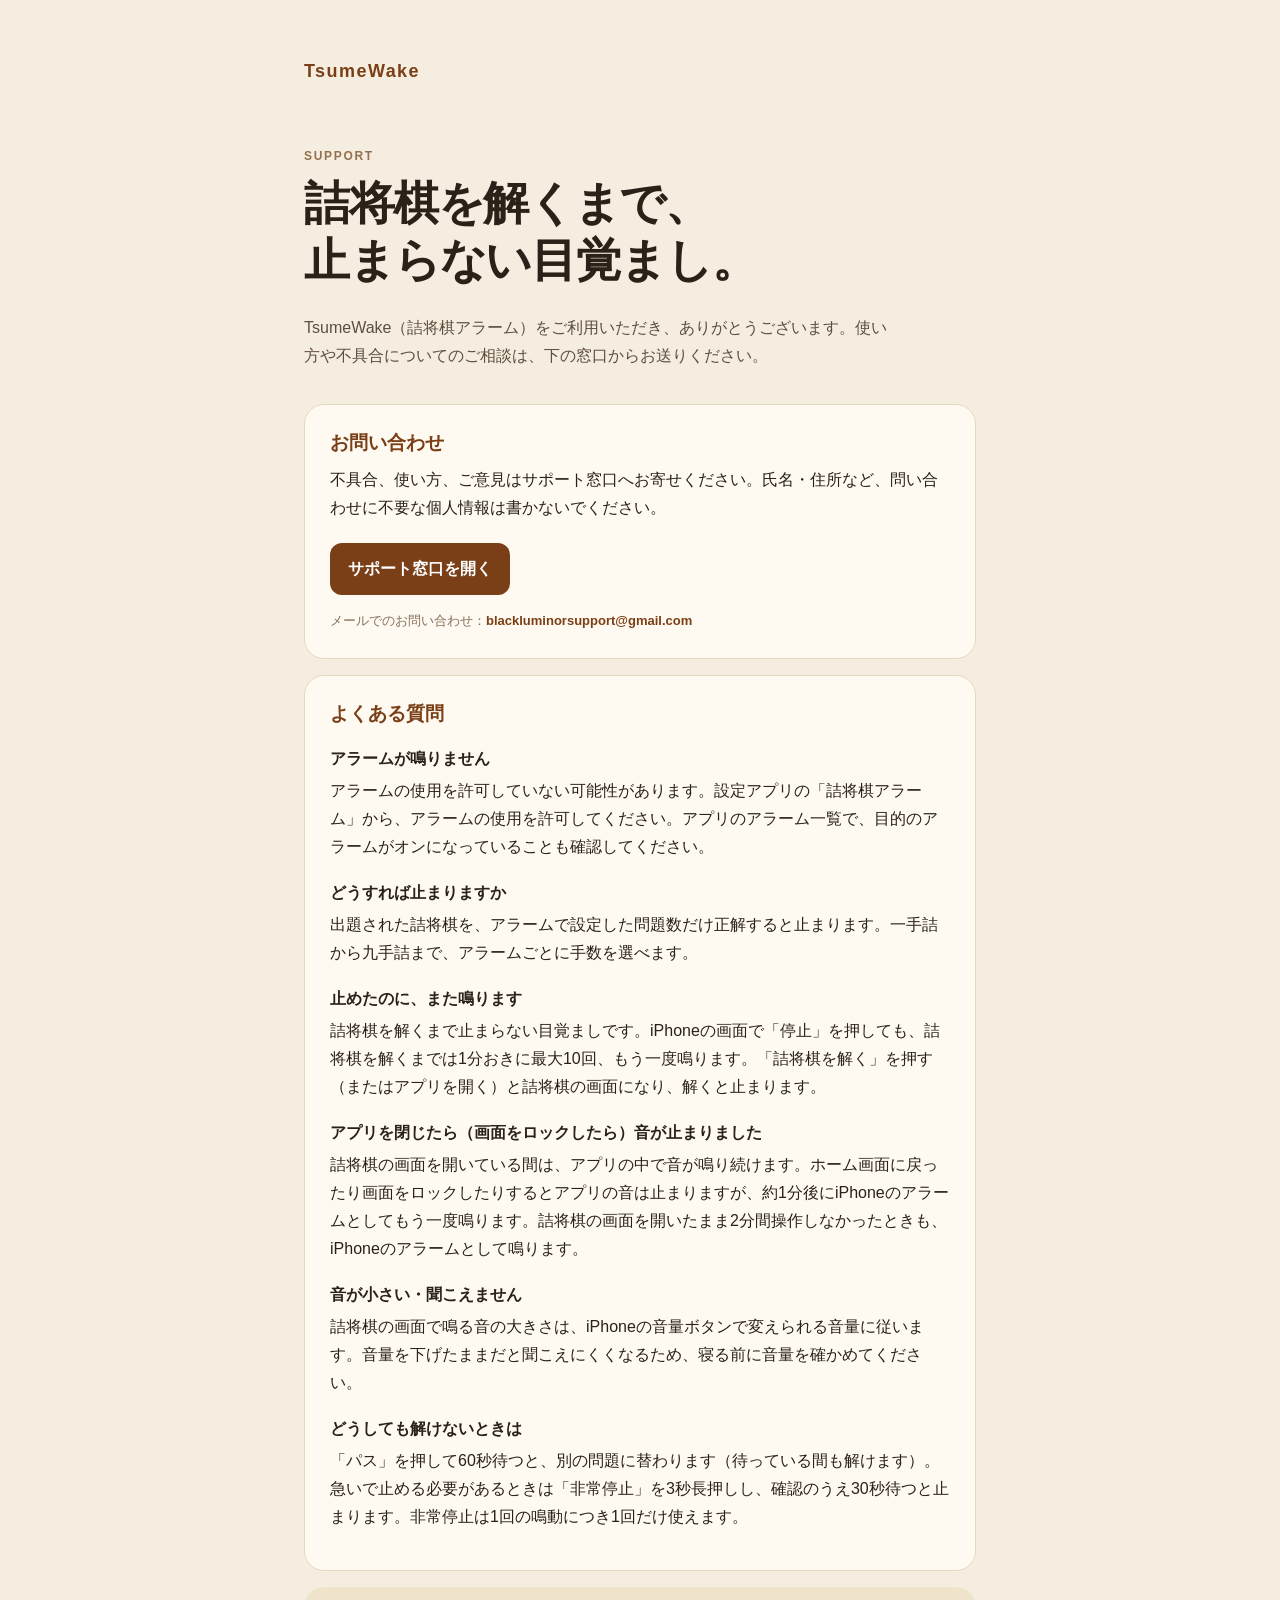
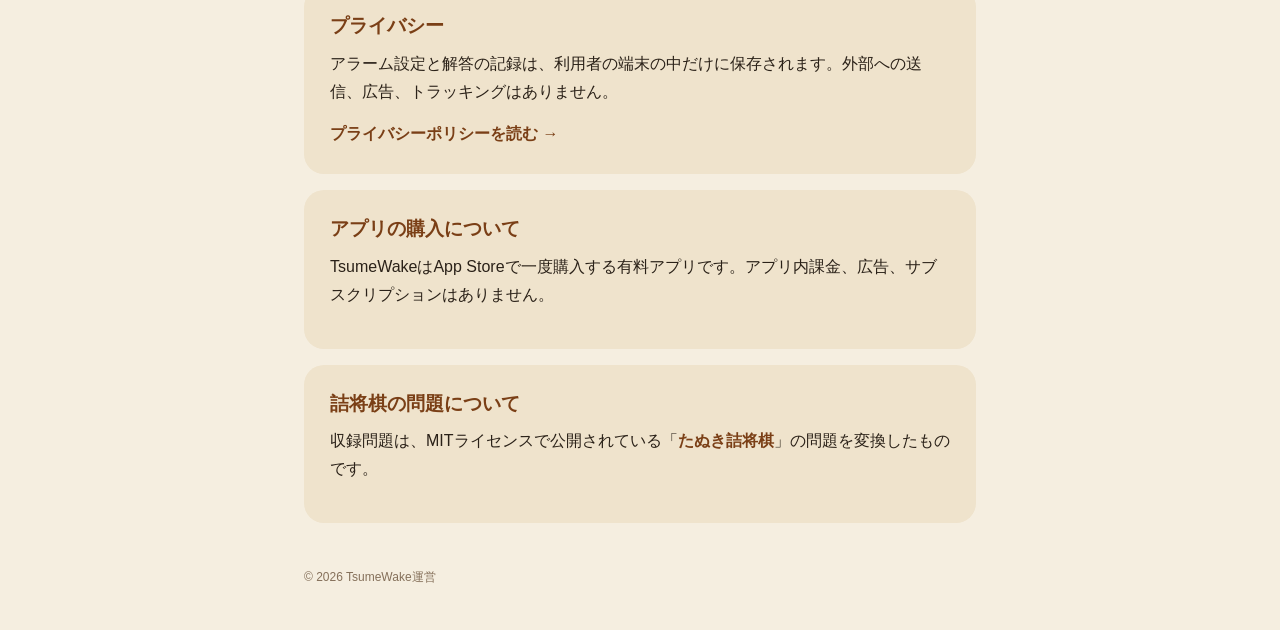
<file: index.html>
<!doctype html>
<html lang="ja">
  <head>
    <meta charset="utf-8">
    <meta name="viewport" content="width=device-width, initial-scale=1">
    <meta name="description" content="TsumeWake（詰将棋アラーム）のサポート窓口です。">
    <title>TsumeWake サポート</title>
    <link rel="stylesheet" href="style.css">
  </head>
  <body>
    <main class="page">
      <a class="brand" href="./">TsumeWake</a>
      <p class="eyebrow">SUPPORT</p>
      <h1>詰将棋を解くまで、<br>止まらない目覚まし。</h1>
      <p class="lead">TsumeWake（詰将棋アラーム）をご利用いただき、ありがとうございます。使い方や不具合についてのご相談は、下の窓口からお送りください。</p>

      <section class="card">
        <h2>お問い合わせ</h2>
        <p>不具合、使い方、ご意見はサポート窓口へお寄せください。氏名・住所など、問い合わせに不要な個人情報は書かないでください。</p>
        <a class="button" href="https://github.com/BlackLuminor/tsumewake-support/issues/new/choose">サポート窓口を開く</a>
        <p class="note">メールでのお問い合わせ：<a class="text-link" href="mailto:blackluminorsupport@gmail.com">blackluminorsupport@gmail.com</a></p>
      </section>

      <section class="card">
        <h2>よくある質問</h2>
        <h3>アラームが鳴りません</h3>
        <p>アラームの使用を許可していない可能性があります。設定アプリの「詰将棋アラーム」から、アラームの使用を許可してください。アプリのアラーム一覧で、目的のアラームがオンになっていることも確認してください。</p>
        <h3>どうすれば止まりますか</h3>
        <p>出題された詰将棋を、アラームで設定した問題数だけ正解すると止まります。一手詰から九手詰まで、アラームごとに手数を選べます。</p>
        <h3>止めたのに、また鳴ります</h3>
        <p>詰将棋を解くまで止まらない目覚ましです。iPhoneの画面で「停止」を押しても、詰将棋を解くまでは1分おきに最大10回、もう一度鳴ります。「詰将棋を解く」を押す（またはアプリを開く）と詰将棋の画面になり、解くと止まります。</p>
        <h3>アプリを閉じたら（画面をロックしたら）音が止まりました</h3>
        <p>詰将棋の画面を開いている間は、アプリの中で音が鳴り続けます。ホーム画面に戻ったり画面をロックしたりするとアプリの音は止まりますが、約1分後にiPhoneのアラームとしてもう一度鳴ります。詰将棋の画面を開いたまま2分間操作しなかったときも、iPhoneのアラームとして鳴ります。</p>
        <h3>音が小さい・聞こえません</h3>
        <p>詰将棋の画面で鳴る音の大きさは、iPhoneの音量ボタンで変えられる音量に従います。音量を下げたままだと聞こえにくくなるため、寝る前に音量を確かめてください。</p>
        <h3>どうしても解けないときは</h3>
        <p>「パス」を押して60秒待つと、別の問題に替わります（待っている間も解けます）。急いで止める必要があるときは「非常停止」を3秒長押しし、確認のうえ30秒待つと止まります。非常停止は1回の鳴動につき1回だけ使えます。</p>
      </section>

      <section class="card muted">
        <h2>プライバシー</h2>
        <p>アラーム設定と解答の記録は、利用者の端末の中だけに保存されます。外部への送信、広告、トラッキングはありません。</p>
        <a class="text-link" href="privacy.html">プライバシーポリシーを読む →</a>
      </section>

      <section class="card muted">
        <h2>アプリの購入について</h2>
        <p>TsumeWakeはApp Storeで一度購入する有料アプリです。アプリ内課金、広告、サブスクリプションはありません。</p>
      </section>

      <section class="card muted">
        <h2>詰将棋の問題について</h2>
        <p>収録問題は、MITライセンスで公開されている「<a class="text-link" href="https://github.com/tokuhirom/tanuki-tsume-shogi">たぬき詰将棋</a>」の問題を変換したものです。</p>
      </section>

      <footer>© 2026 TsumeWake運営</footer>
    </main>
  </body>
</html>
</file>
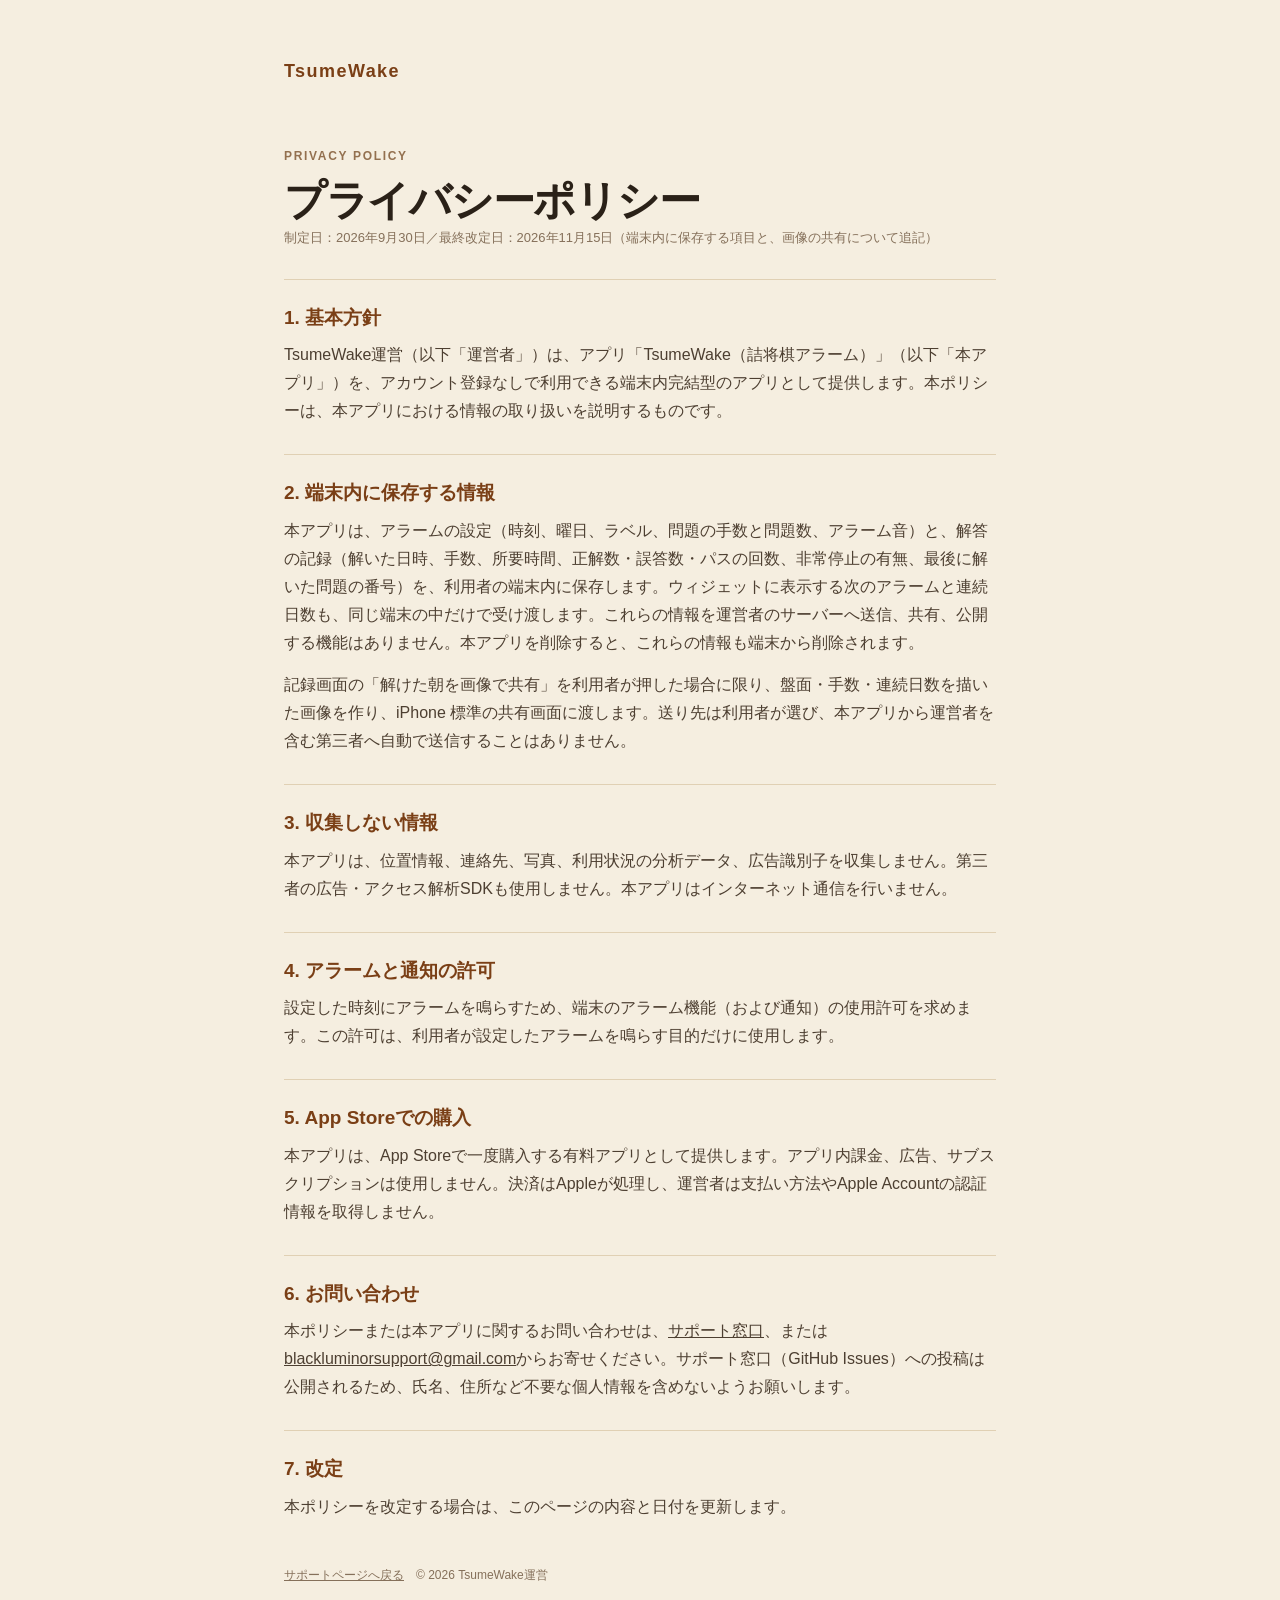
<file: privacy.html>
<!doctype html>
<html lang="ja">
  <head>
    <meta charset="utf-8">
    <meta name="viewport" content="width=device-width, initial-scale=1">
    <meta name="description" content="TsumeWake（詰将棋アラーム）のプライバシーポリシーです。">
    <title>プライバシーポリシー | TsumeWake</title>
    <link rel="stylesheet" href="style.css">
  </head>
  <body>
    <main class="page policy">
      <a class="brand" href="./">TsumeWake</a>
      <p class="eyebrow">PRIVACY POLICY</p>
      <h1>プライバシーポリシー</h1>
      <p class="updated">制定日：2026年9月30日／最終改定日：2026年11月15日（端末内に保存する項目と、画像の共有について追記）</p>

      <section>
        <h2>1. 基本方針</h2>
        <p>TsumeWake運営（以下「運営者」）は、アプリ「TsumeWake（詰将棋アラーム）」（以下「本アプリ」）を、アカウント登録なしで利用できる端末内完結型のアプリとして提供します。本ポリシーは、本アプリにおける情報の取り扱いを説明するものです。</p>
      </section>

      <section>
        <h2>2. 端末内に保存する情報</h2>
        <p>本アプリは、アラームの設定（時刻、曜日、ラベル、問題の手数と問題数、アラーム音）と、解答の記録（解いた日時、手数、所要時間、正解数・誤答数・パスの回数、非常停止の有無、最後に解いた問題の番号）を、利用者の端末内に保存します。ウィジェットに表示する次のアラームと連続日数も、同じ端末の中だけで受け渡します。これらの情報を運営者のサーバーへ送信、共有、公開する機能はありません。本アプリを削除すると、これらの情報も端末から削除されます。</p>
        <p>記録画面の「解けた朝を画像で共有」を利用者が押した場合に限り、盤面・手数・連続日数を描いた画像を作り、iPhone 標準の共有画面に渡します。送り先は利用者が選び、本アプリから運営者を含む第三者へ自動で送信することはありません。</p>
      </section>

      <section>
        <h2>3. 収集しない情報</h2>
        <p>本アプリは、位置情報、連絡先、写真、利用状況の分析データ、広告識別子を収集しません。第三者の広告・アクセス解析SDKも使用しません。本アプリはインターネット通信を行いません。</p>
      </section>

      <section>
        <h2>4. アラームと通知の許可</h2>
        <p>設定した時刻にアラームを鳴らすため、端末のアラーム機能（および通知）の使用許可を求めます。この許可は、利用者が設定したアラームを鳴らす目的だけに使用します。</p>
      </section>

      <section>
        <h2>5. App Storeでの購入</h2>
        <p>本アプリは、App Storeで一度購入する有料アプリとして提供します。アプリ内課金、広告、サブスクリプションは使用しません。決済はAppleが処理し、運営者は支払い方法やApple Accountの認証情報を取得しません。</p>
      </section>

      <section>
        <h2>6. お問い合わせ</h2>
        <p>本ポリシーまたは本アプリに関するお問い合わせは、<a href="https://github.com/BlackLuminor/tsumewake-support/issues/new/choose">サポート窓口</a>、または<a href="mailto:blackluminorsupport@gmail.com">blackluminorsupport@gmail.com</a>からお寄せください。サポート窓口（GitHub Issues）への投稿は公開されるため、氏名、住所など不要な個人情報を含めないようお願いします。</p>
      </section>

      <section>
        <h2>7. 改定</h2>
        <p>本ポリシーを改定する場合は、このページの内容と日付を更新します。</p>
      </section>

      <footer><a href="./">サポートページへ戻る</a>　© 2026 TsumeWake運営</footer>
    </main>
  </body>
</html>
</file>
<file: style.css>
:root { color: #2a2118; background: #f5eee0; font-family: -apple-system, BlinkMacSystemFont, "Hiragino Sans", "Yu Gothic", sans-serif; line-height: 1.75; }
* { box-sizing: border-box; }
body { margin: 0; }
a { color: inherit; }
.page { margin: 0 auto; max-width: 720px; padding: 56px 24px 42px; }
.brand { color: #7a3f16; font-size: 18px; font-weight: 800; letter-spacing: .08em; text-decoration: none; }
.eyebrow { color: #93704f; font-size: 12px; font-weight: 800; letter-spacing: .14em; margin: 58px 0 8px; }
h1 { color: #2a2118; font-size: clamp(30px, 8vw, 46px); letter-spacing: -.03em; line-height: 1.25; margin: 0; }
.lead { color: #5e4e3e; font-size: 16px; margin: 24px 0 34px; max-width: 590px; }
.card { background: #fffaf1; border: 1px solid #e6d8bf; border-radius: 20px; margin-top: 16px; padding: 25px; }
.card.muted { background: #efe3cc; border-color: transparent; }
h2 { color: #7a3f16; font-size: 19px; line-height: 1.4; margin: 0 0 10px; }
h3 { font-size: 16px; margin: 18px 0 4px; }
p { margin: 0 0 14px; }
.button { background: #7a3f16; border-radius: 12px; color: #fff; display: inline-block; font-weight: 800; margin: 7px 0 15px; padding: 12px 18px; text-decoration: none; }
.text-link { color: #7a3f16; font-weight: 800; text-decoration: none; }
.note, .updated { color: #85705a; font-size: 13px; margin-bottom: 0; }
.policy { max-width: 760px; }
.policy h1 { font-size: clamp(30px, 7vw, 42px); }
.policy section { border-top: 1px solid #e0d0b4; margin-top: 29px; padding-top: 25px; }
.policy section p { color: #4d3f31; }
footer { color: #85705a; font-size: 12px; margin-top: 44px; }
@media (max-width: 480px) { .page { padding-top: 36px; } .eyebrow { margin-top: 42px; } .card { padding: 21px; } }
</file>
